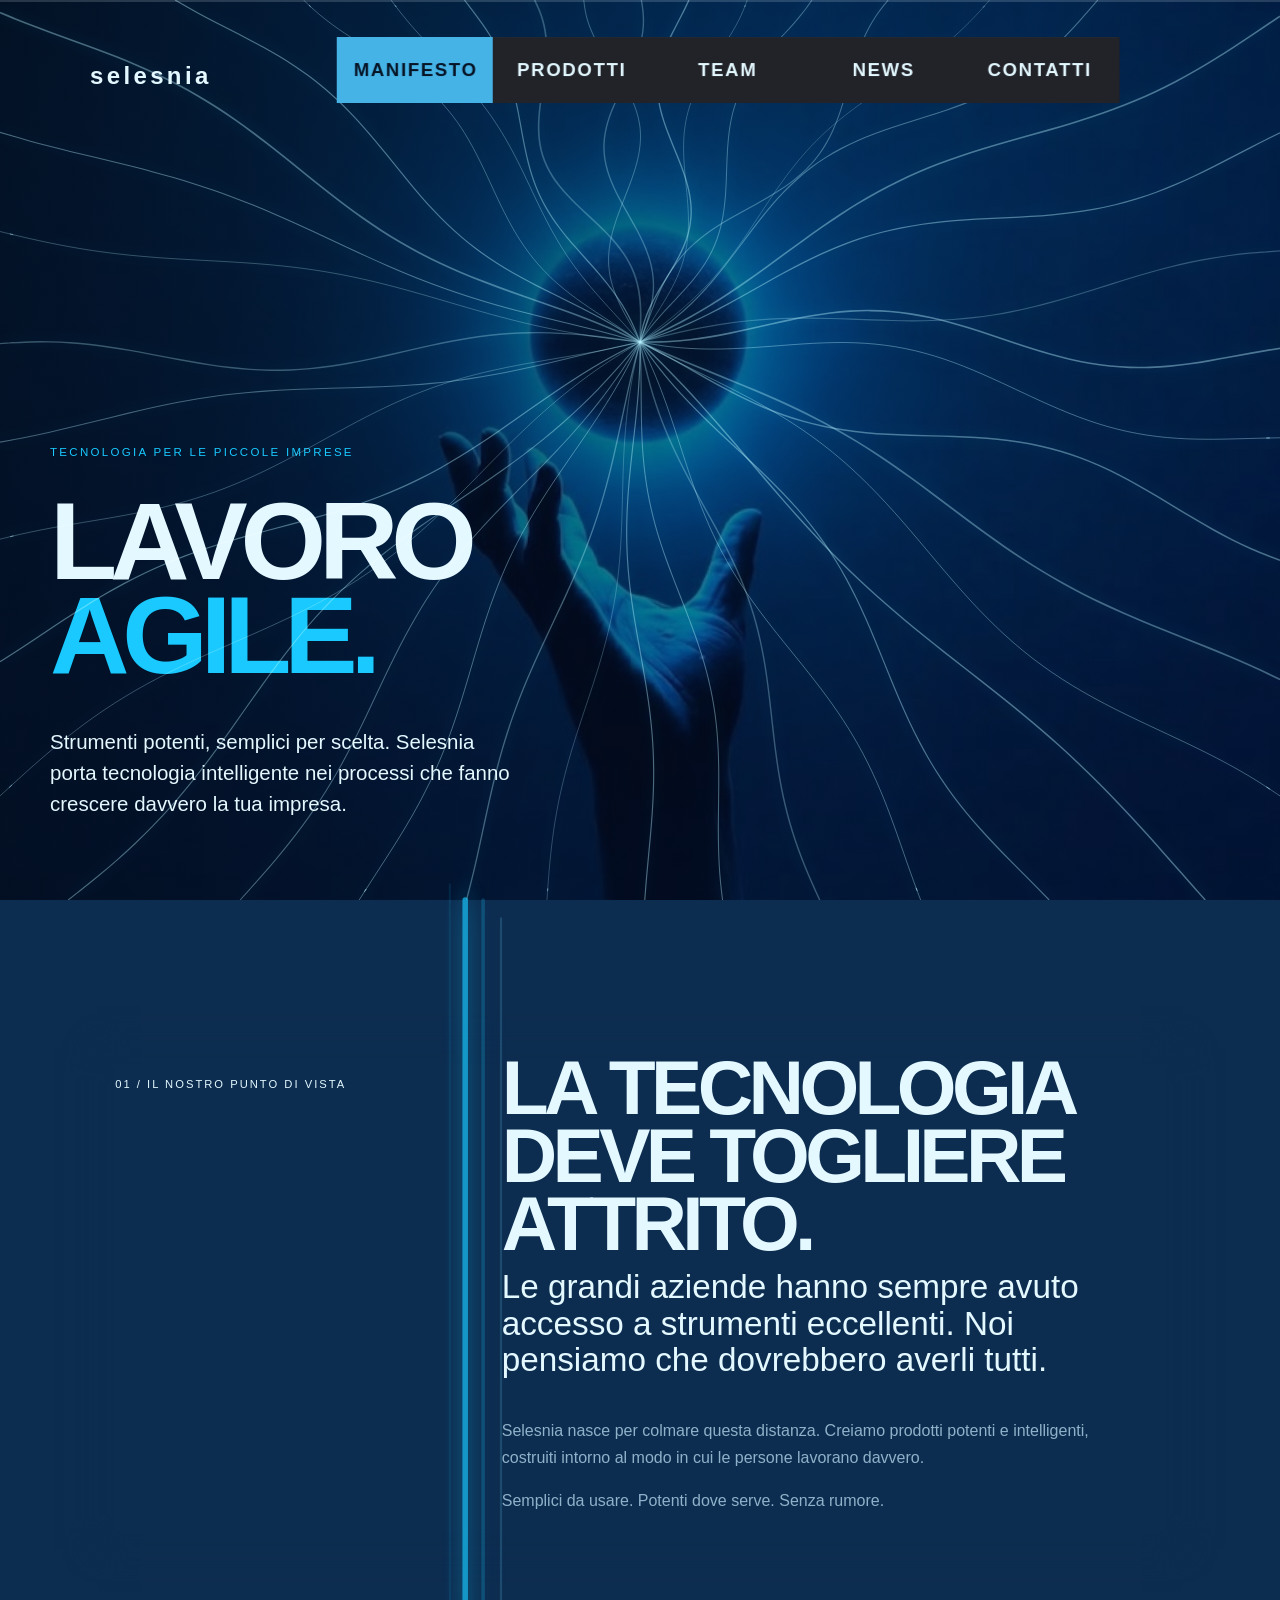
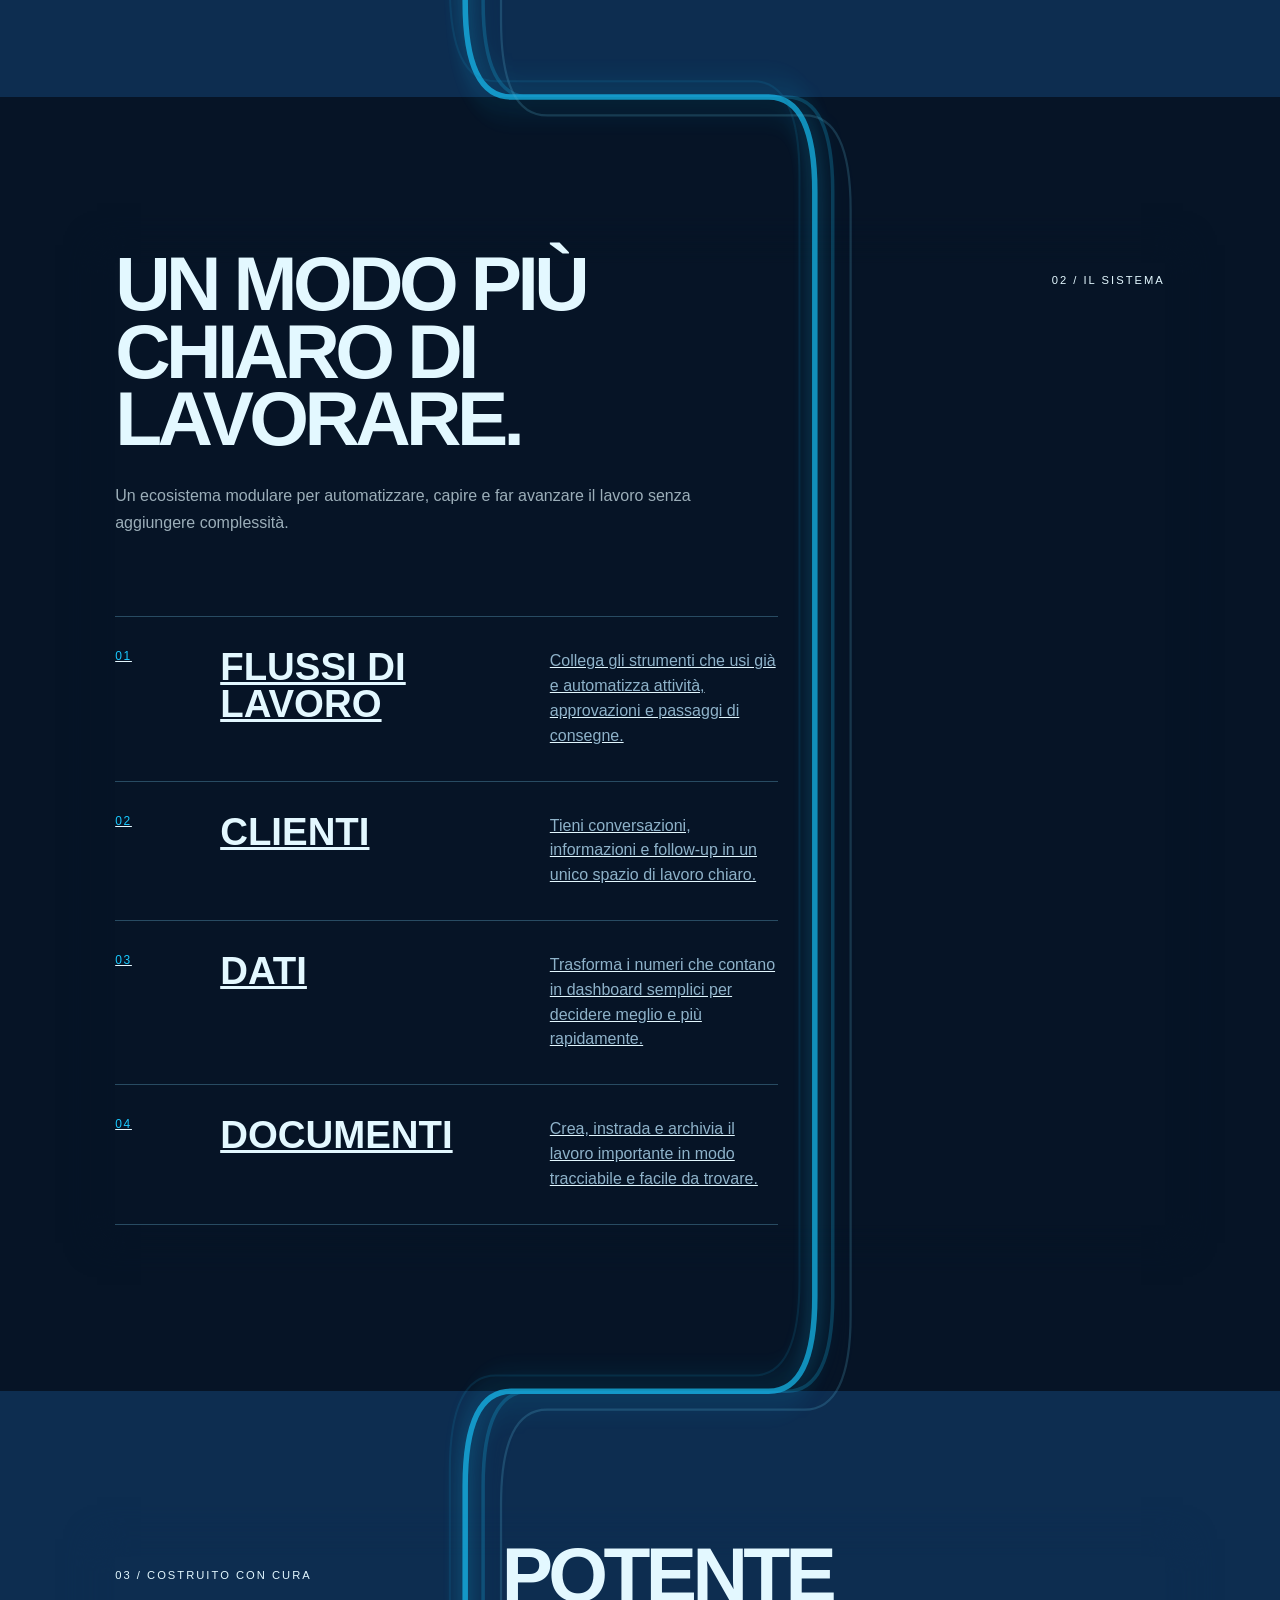
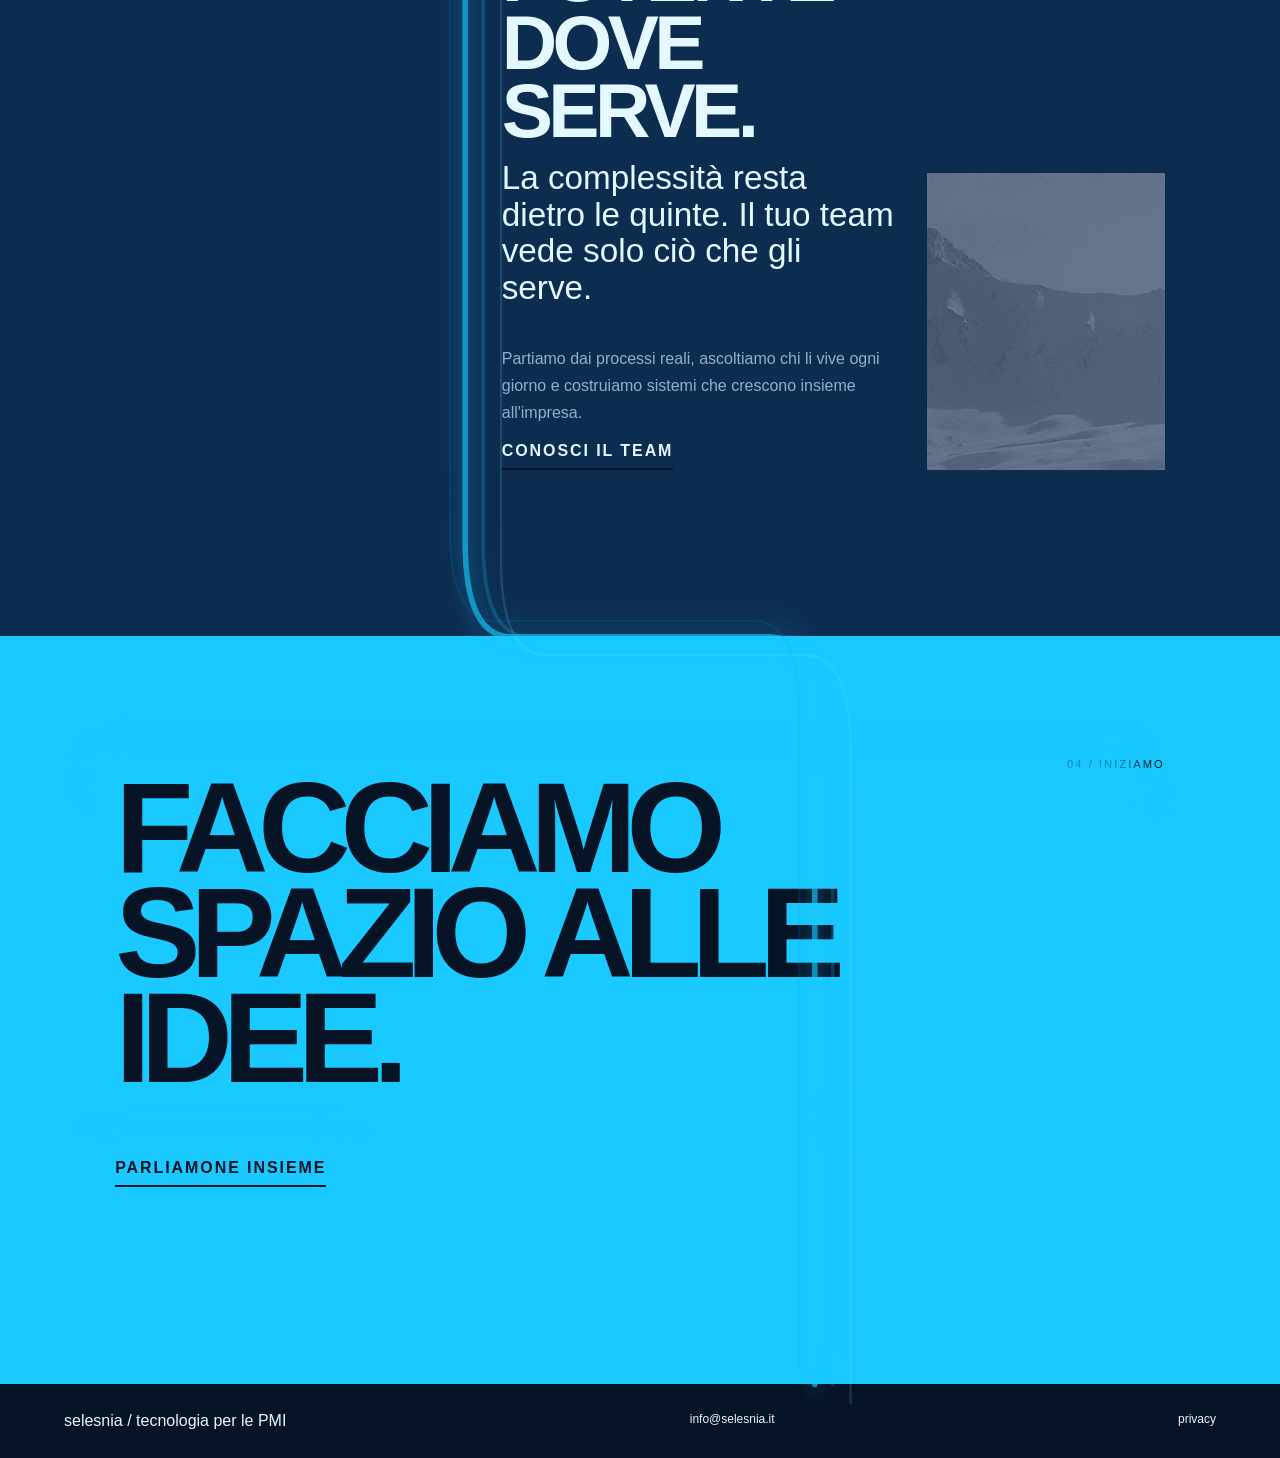
<file: index.html>
<!DOCTYPE html>
<html lang="it">
<head>
  <meta charset="UTF-8">
  <meta name="viewport" content="width=device-width, initial-scale=1.0">
  <meta name="description" content="Selesnia crea tecnologia intelligente per le piccole imprese.">
  <title>selesnia | tecnologia per le piccole imprese</title>
  <link rel="stylesheet" href="assets/css/experience.css?v=4">
</head>
<body class="experience-page">
  <nav class="experience-nav" aria-label="Navigazione principale">
    <div class="experience-nav-shell">
      <div class="experience-nav-left">
        <a class="experience-brand" href="index.html">selesnia</a>
      </div>

      <div class="experience-nav-center">
        <a href="#manifesto" aria-current="page"><span class="cube"><span class="side front">manifesto</span><span class="side top">manifesto</span></span></a>
        <a href="products.html"><span class="cube"><span class="side front">prodotti</span><span class="side top">prodotti</span></span></a>
        <a href="portfolio.html"><span class="cube"><span class="side front">team</span><span class="side top">team</span></span></a>
        <a href="#contact"><span class="cube"><span class="side front">news</span><span class="side top">news</span></span></a>
        <a href="contact.html"><span class="cube"><span class="side front">contatti</span><span class="side top">contatti</span></span></a>
      </div>
    </div>
  </nav>

  <header class="experience-hero" id="top">
    <canvas class="hero-filaments" aria-hidden="true"></canvas>
    <div class="hero-content">
      <p class="eyebrow" data-reveal>tecnologia per le piccole imprese</p>
      <h1 class="hero-title" data-reveal>Lavoro<br><span>agile.</span></h1>
      <p class="hero-copy" data-reveal>Strumenti potenti, semplici per scelta. Selesnia porta tecnologia intelligente nei processi che fanno crescere davvero la tua impresa.</p>
    </div>
  </header>

  <main>
    <div class="flow-pulse" aria-hidden="true">
      <svg viewBox="0 0 1000 1400" preserveAspectRatio="none" role="presentation">
        <path class="flow-pulse__main" d="M80 0 V1400"></path>
        <path class="flow-pulse__secondary" d="M80 0 V1400"></path>
        <path class="flow-pulse__secondary flow-pulse__secondary--echo" d="M80 0 V1400"></path>
        <path class="flow-pulse__secondary flow-pulse__secondary--drift" d="M80 0 V1400"></path>
      </svg>
    </div>
    <section class="experience-section" id="manifesto">
      <div class="section-grid">
        <p class="section-kicker" data-reveal>01 / il nostro punto di vista</p>
        <div>
          <h2 class="section-heading" data-reveal>La tecnologia deve togliere attrito.</h2>
          <p class="section-lead" data-reveal>Le grandi aziende hanno sempre avuto accesso a strumenti eccellenti. Noi pensiamo che dovrebbero averli tutti.</p>
          <div class="section-body" data-reveal><p>Selesnia nasce per colmare questa distanza. Creiamo prodotti potenti e intelligenti, costruiti intorno al modo in cui le persone lavorano davvero.</p><p>Semplici da usare. Potenti dove serve. Senza rumore.</p></div>
        </div>
      </div>
    </section>

    <section class="experience-section dark" id="products">
      <div class="section-grid">
        <p class="section-kicker" data-reveal>02 / il sistema</p>
        <div>
          <h2 class="section-heading" data-reveal>Un modo più chiaro di lavorare.</h2>
          <p class="section-body" data-reveal>Un ecosistema modulare per automatizzare, capire e far avanzare il lavoro senza aggiungere complessità.</p>
          <div class="product-stage" data-stagger>
            <a class="product-row" href="products.html"><span class="product-number">01</span><h3 class="product-name">Flussi di lavoro</h3><p class="product-description">Collega gli strumenti che usi già e automatizza attività, approvazioni e passaggi di consegne.</p></a>
            <a class="product-row" href="products.html"><span class="product-number">02</span><h3 class="product-name">Clienti</h3><p class="product-description">Tieni conversazioni, informazioni e follow-up in un unico spazio di lavoro chiaro.</p></a>
            <a class="product-row" href="products.html"><span class="product-number">03</span><h3 class="product-name">Dati</h3><p class="product-description">Trasforma i numeri che contano in dashboard semplici per decidere meglio e più rapidamente.</p></a>
            <a class="product-row" href="products.html"><span class="product-number">04</span><h3 class="product-name">Documenti</h3><p class="product-description">Crea, instrada e archivia il lavoro importante in modo tracciabile e facile da trovare.</p></a>
          </div>
        </div>
      </div>
    </section>

    <section class="experience-section" id="team">
      <div class="section-grid">
        <p class="section-kicker" data-reveal>03 / costruito con cura</p>
        <div class="proof-layout">
          <div><h2 class="section-heading" data-reveal>Potente dove serve.</h2><p class="section-lead" data-reveal>La complessità resta dietro le quinte. Il tuo team vede solo ciò che gli serve.</p><p class="section-body" data-reveal>Partiamo dai processi reali, ascoltiamo chi li vive ogni giorno e costruiamo sistemi che crescono insieme all'impresa.</p><a class="cta-link" href="portfolio.html">conosci il team</a></div>
          <div class="proof-image" data-reveal aria-label="Dettaglio visivo del lavoro del team"></div>
        </div>
      </div>
    </section>

    <section class="experience-section signal experience-cta" id="contact">
      <p class="section-kicker" data-reveal>04 / iniziamo</p>
      <h2 class="cta-heading" data-reveal>Facciamo spazio alle idee.</h2>
      <a class="cta-link" href="contact.html">parliamone insieme</a>
    </section>
  </main>

  <footer class="experience-footer"><span>selesnia / tecnologia per le PMI</span><a href="mailto:info@selesnia.it">info@selesnia.it</a><a href="https://www.iubenda.com/privacy-policy" target="_blank" rel="noopener">privacy</a></footer>
  <script src="assets/js/motion.js?v=5"></script>
</body>
</html>
</file>
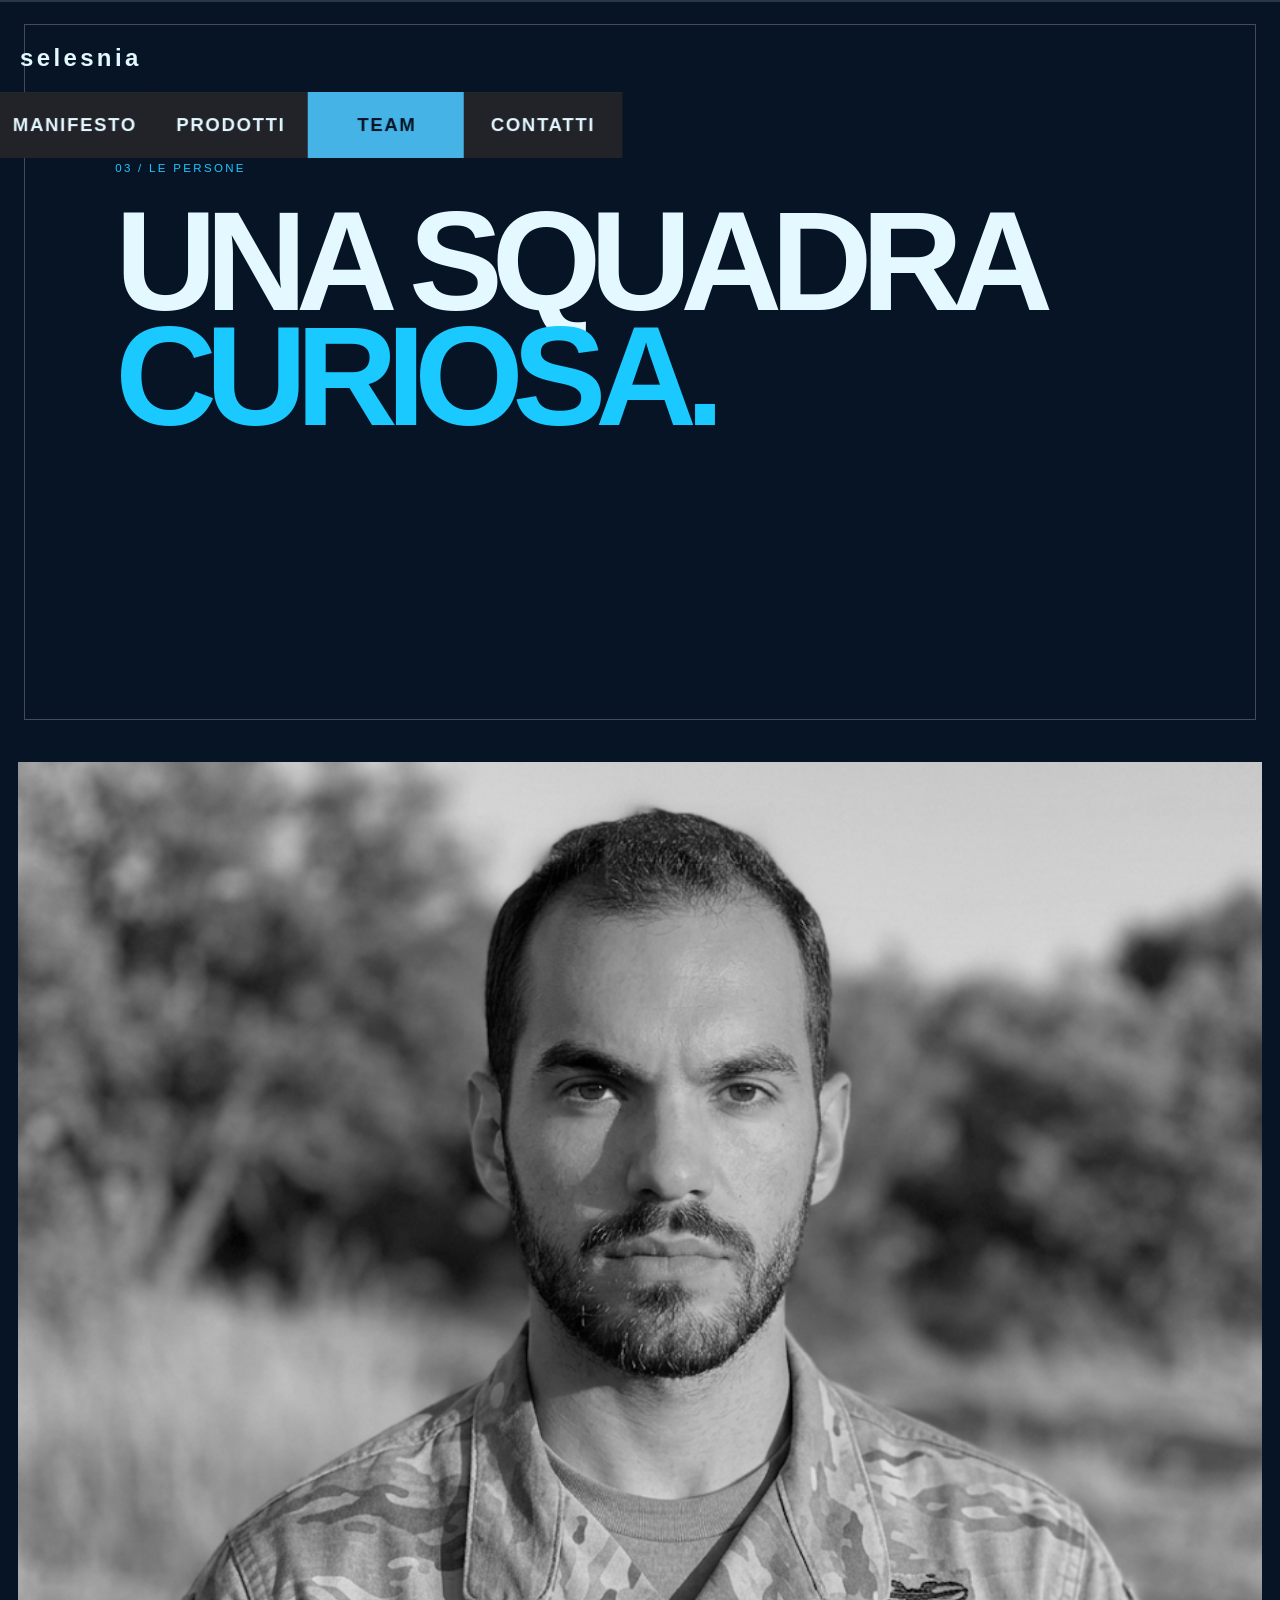
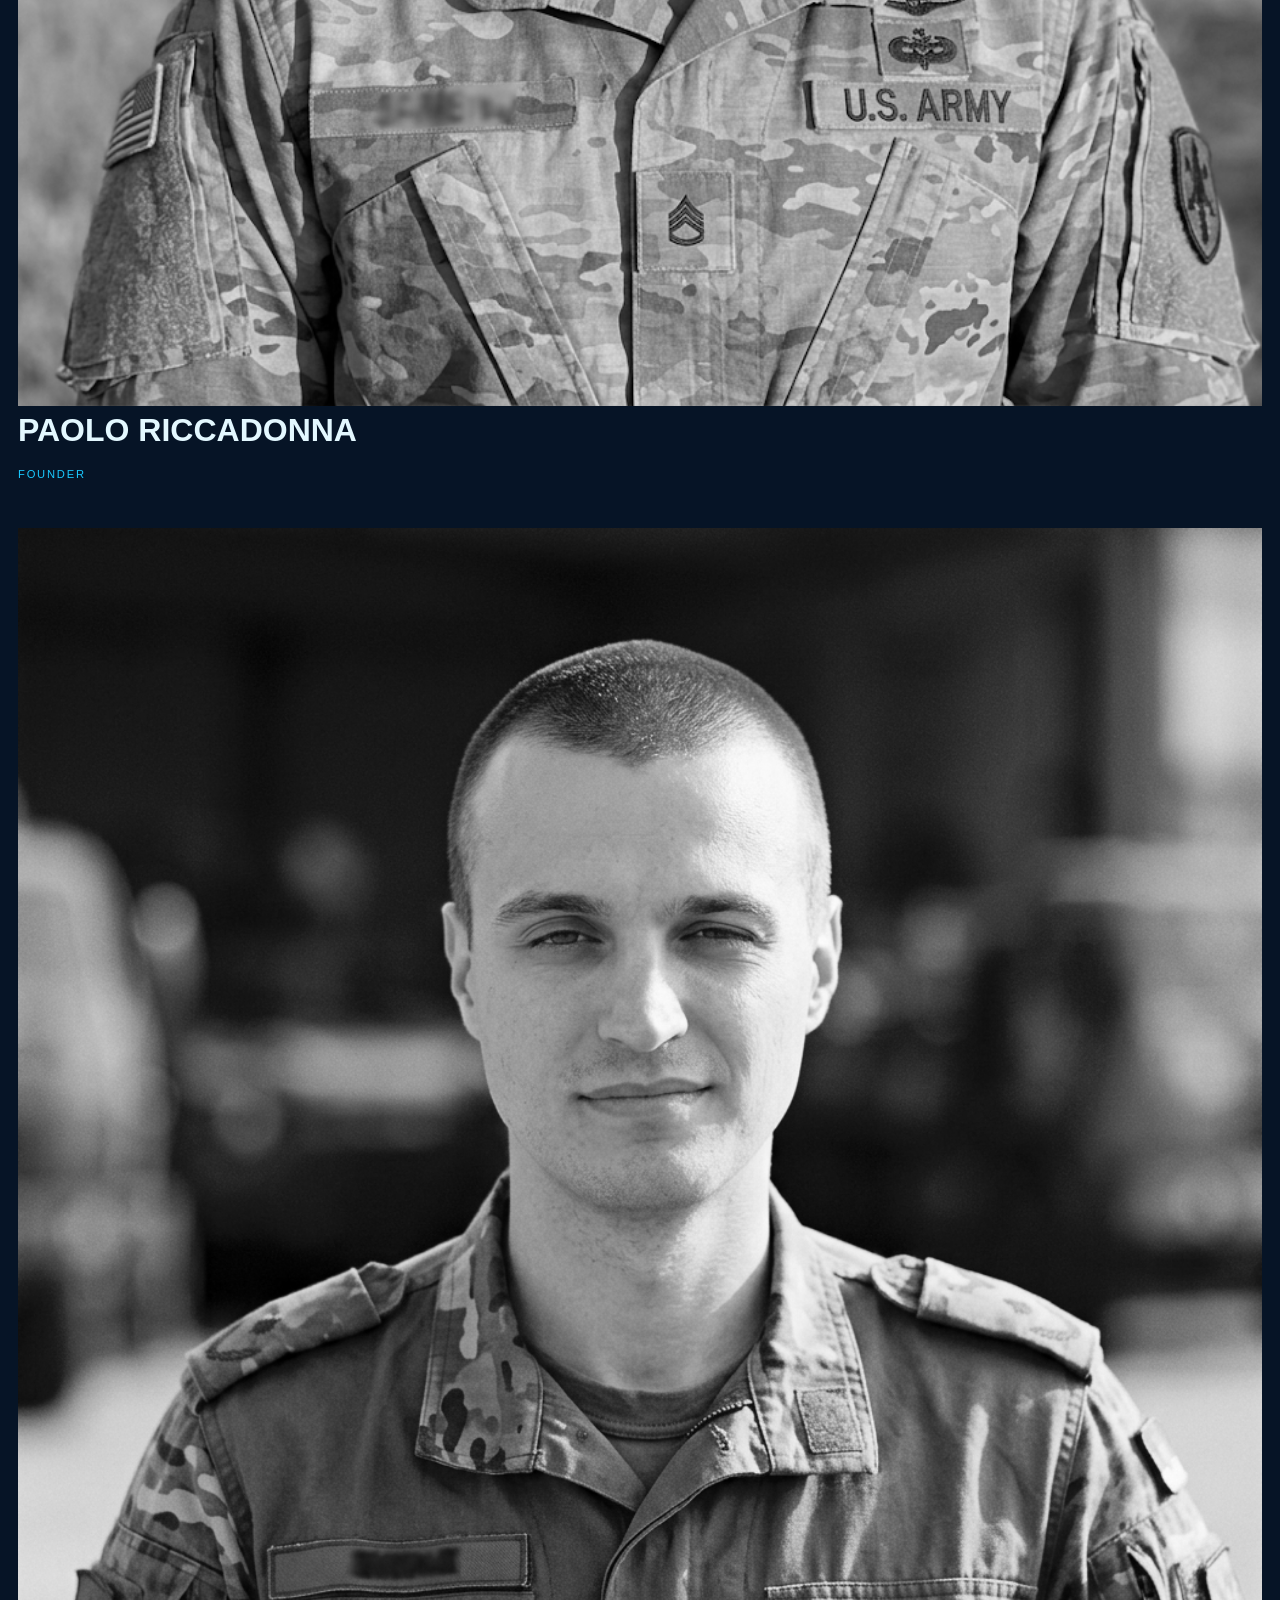
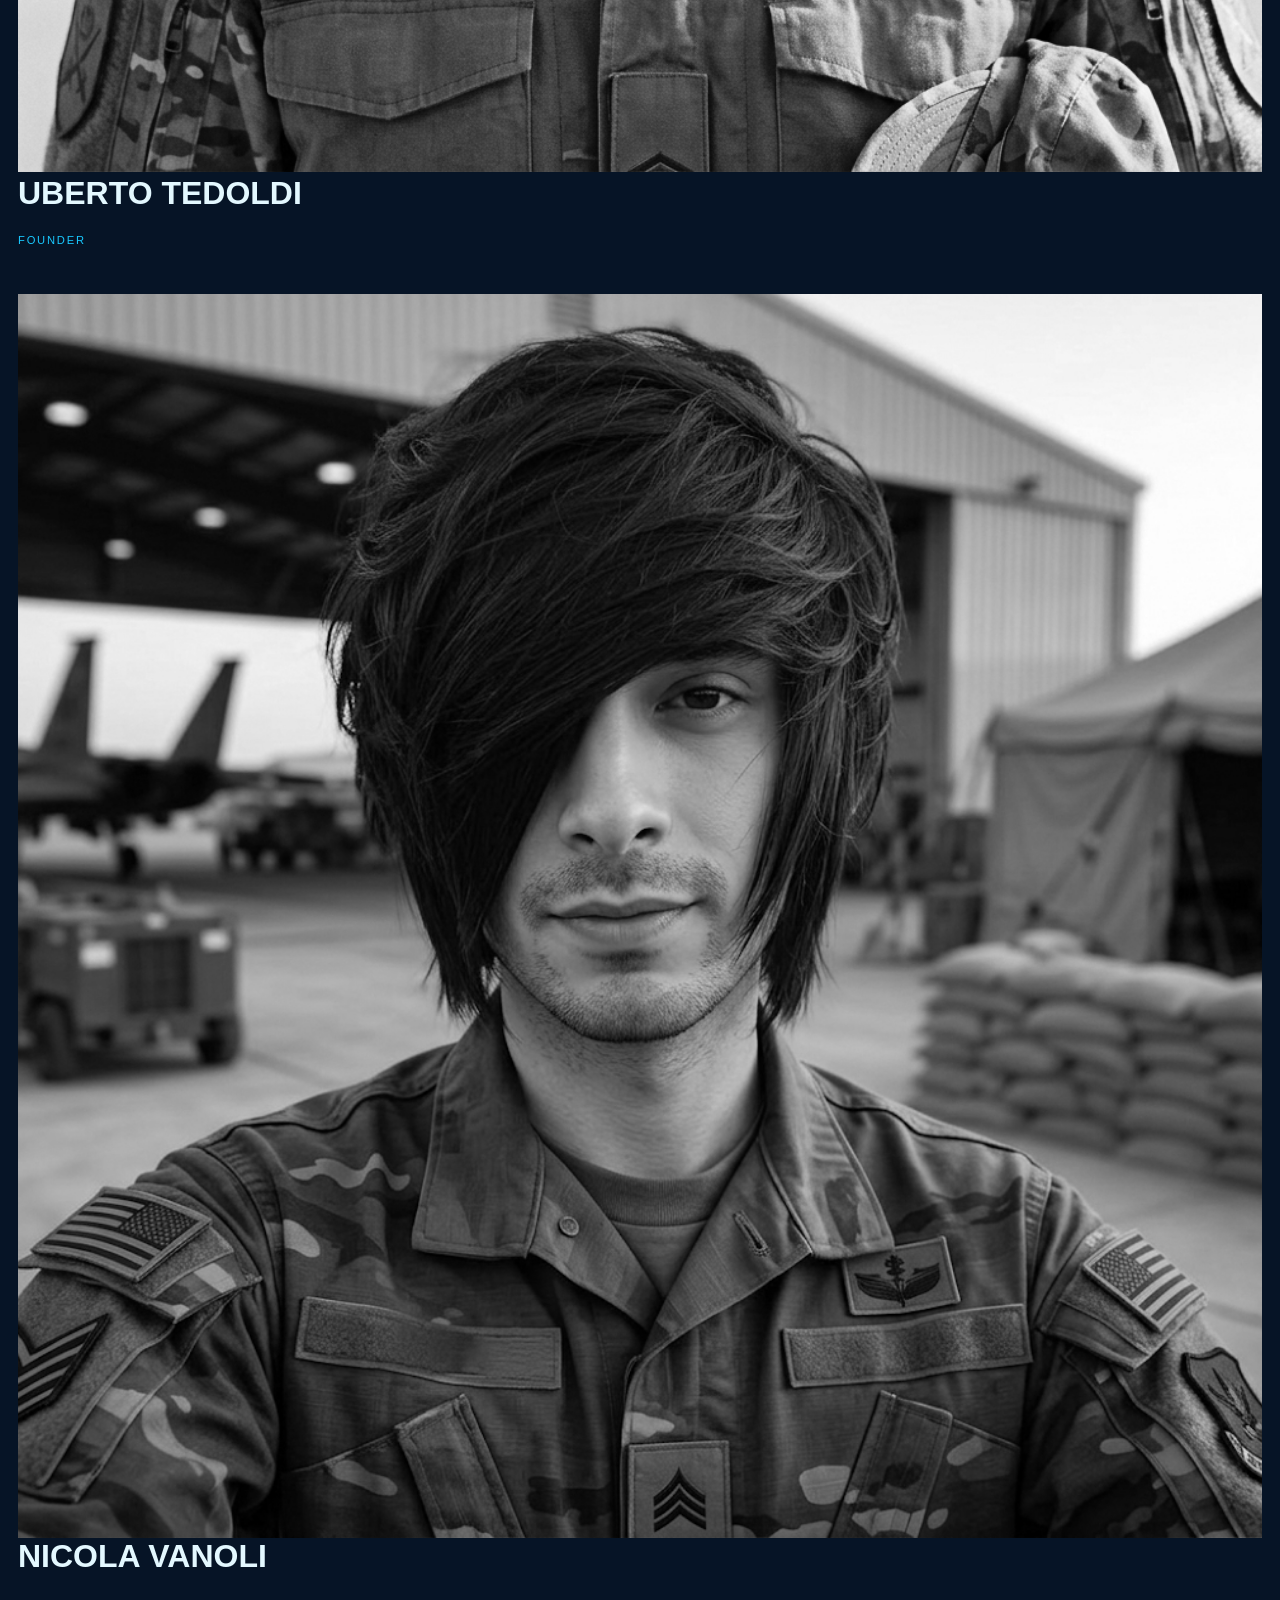
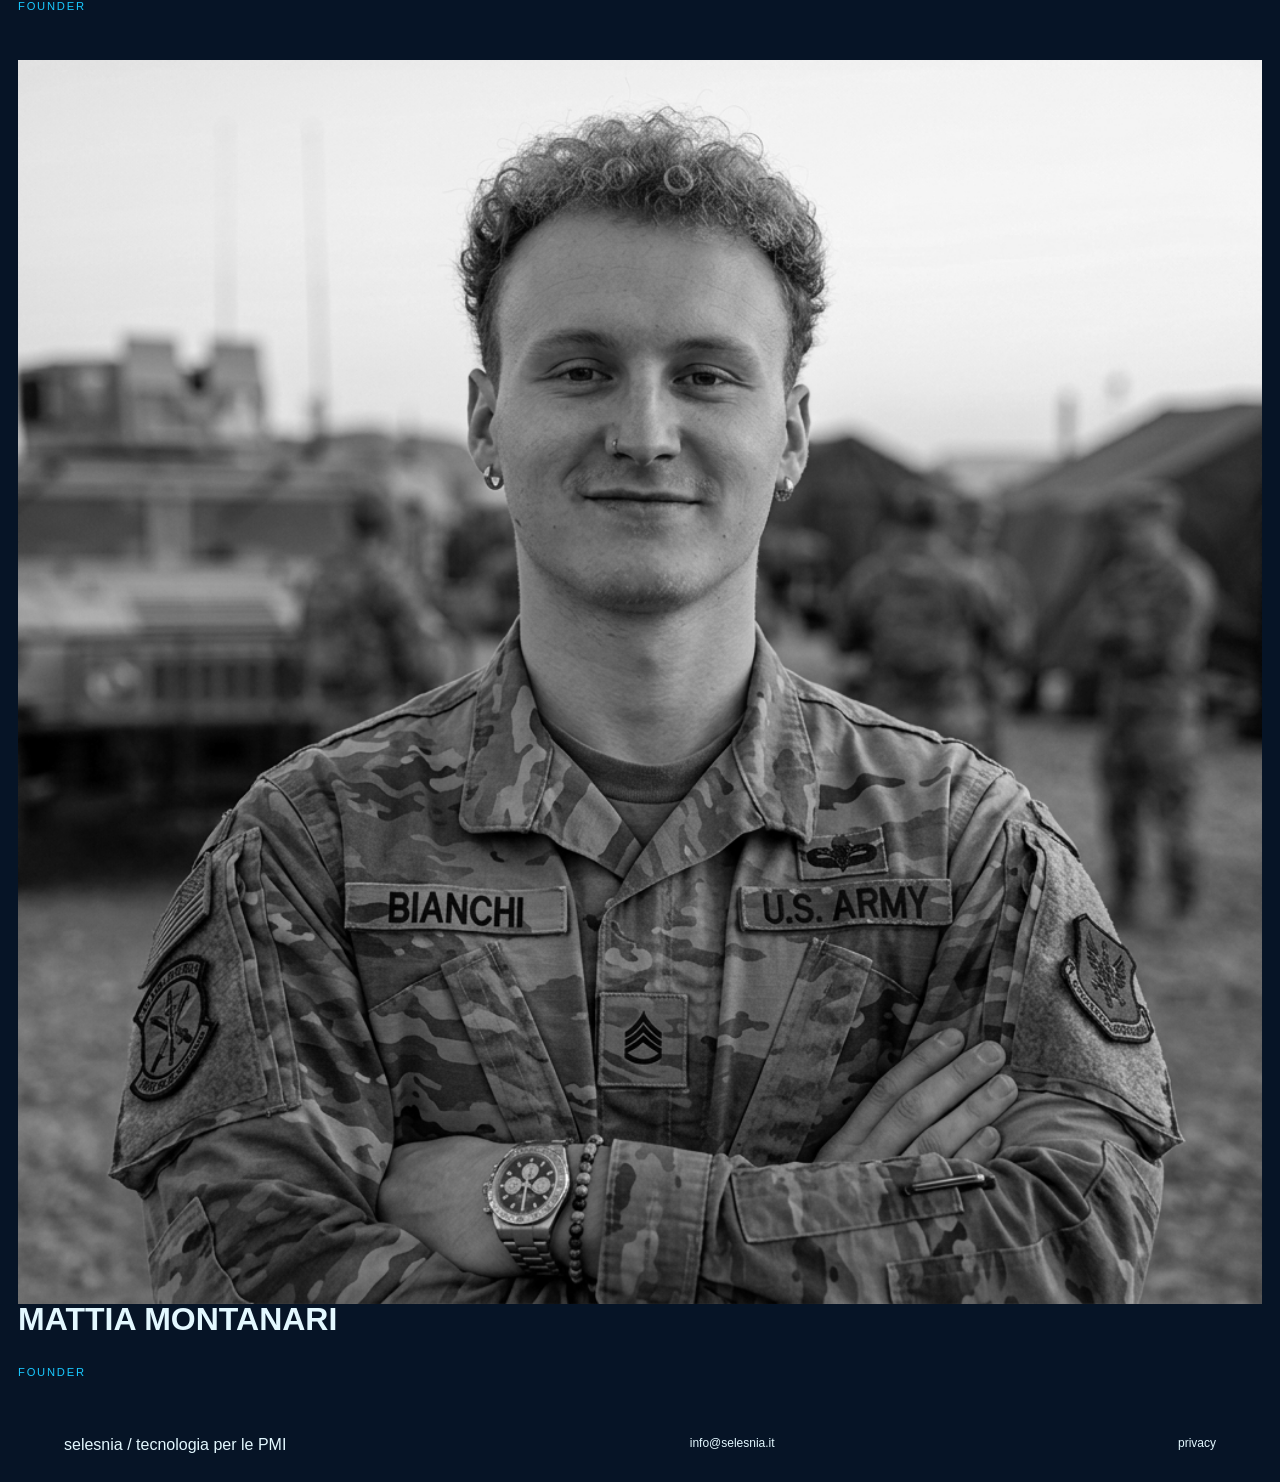
<file: portfolio.html>
<!DOCTYPE html>
<html lang="it">
<head><meta charset="UTF-8"><meta name="viewport" content="width=device-width, initial-scale=1.0"><meta name="description" content="Il team Selesnia costruisce tecnologia accessibile per le piccole imprese."><title>selesnia | team</title><link rel="stylesheet" href="assets/css/experience.css?v=3"></head>
<body class="experience-page">
  <nav class="experience-nav" aria-label="Navigazione principale"><a class="experience-brand" href="index.html">selesnia</a><div class="experience-nav-links"><a href="index.html#manifesto"><span class="cube"><span class="side front">manifesto</span><span class="side top">manifesto</span></span></a><a href="products.html"><span class="cube"><span class="side front">prodotti</span><span class="side top">prodotti</span></span></a><a href="portfolio.html" aria-current="page"><span class="cube"><span class="side front">team</span><span class="side top">team</span></span></a><a href="contact.html"><span class="cube"><span class="side front">contatti</span><span class="side top">contatti</span></span></a></div></nav>
  <header class="page-hero"><p class="eyebrow" data-reveal>03 / le persone</p><h1 data-reveal>Una squadra<br><span>curiosa.</span></h1></header>
    <article class="team-card"><img src="assets/images/paolo.png" alt="Paolo Riccadonna"><h2>Paolo Riccadonna</h2><p>Founder</p></article><article class="team-card"><img src="assets/images/ubi.png" alt="Uberto Tedoldi"><h2>Uberto Tedoldi</h2><p>Founder</p></article><article class="team-card"><img src="assets/images/niko.png" alt="Nicola Vanoli"><h2>Nicola Vanoli</h2><p>Founder</p></article><article class="team-card"><img src="assets/images/machi.png" alt="Mattia Montanari"><h2>Mattia Montanari</h2><p>Founder</p></article>
  </div></div></div></main>
  <footer class="experience-footer"><span>selesnia / tecnologia per le PMI</span><a href="mailto:info@selesnia.it">info@selesnia.it</a><a href="https://www.iubenda.com/privacy-policy" target="_blank" rel="noopener">privacy</a></footer><script src="assets/js/motion.js?v=5"></script>
</body></html>
</file>
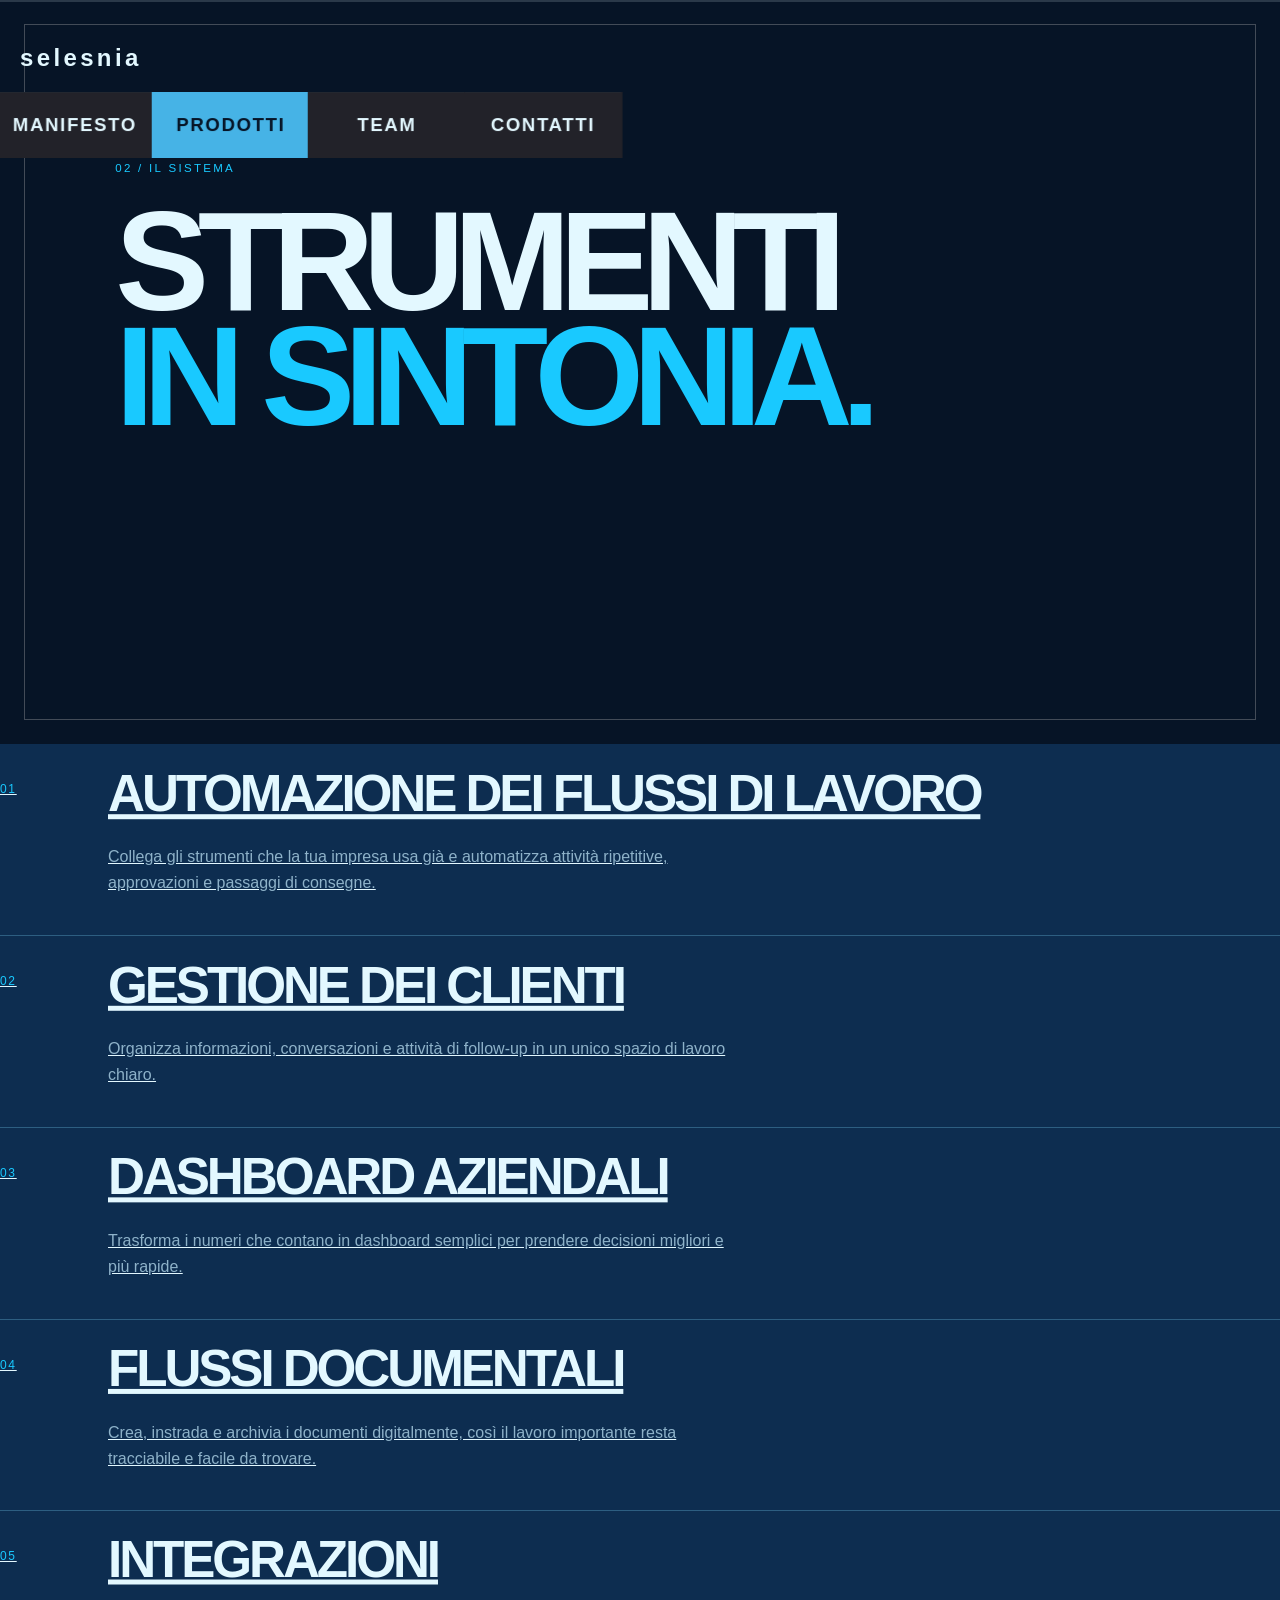
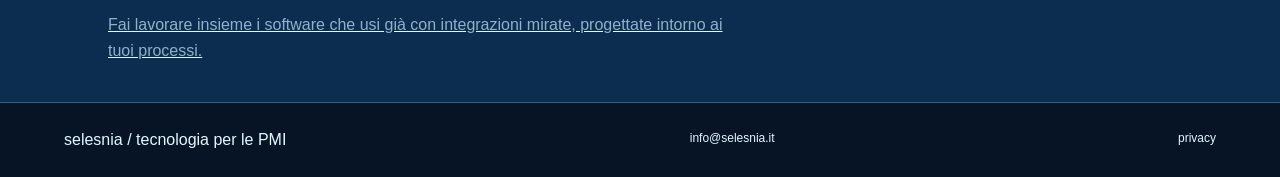
<file: products.html>
<!DOCTYPE html>
<html lang="it">
<head><meta charset="UTF-8"><meta name="viewport" content="width=device-width, initial-scale=1.0"><meta name="description" content="I prodotti Selesnia per rendere più semplici i processi delle piccole imprese."><title>selesnia | prodotti</title><link rel="stylesheet" href="assets/css/experience.css?v=3"></head>
<body class="experience-page">
  <nav class="experience-nav" aria-label="Navigazione principale"><a class="experience-brand" href="index.html">selesnia</a><div class="experience-nav-links"><a href="index.html#manifesto"><span class="cube"><span class="side front">manifesto</span><span class="side top">manifesto</span></span></a><a href="products.html" aria-current="page"><span class="cube"><span class="side front">prodotti</span><span class="side top">prodotti</span></span></a><a href="portfolio.html"><span class="cube"><span class="side front">team</span><span class="side top">team</span></span></a><a href="contact.html"><span class="cube"><span class="side front">contatti</span><span class="side top">contatti</span></span></a></div></nav>
  <header class="page-hero"><p class="eyebrow" data-reveal>02 / il sistema</p><h1 data-reveal>Strumenti<br><span>in sintonia.</span></h1></header>
    <a class="service-row" href="#workflow"><span class="product-number">01</span><div><h2>Automazione dei flussi di lavoro</h2><p>Collega gli strumenti che la tua impresa usa già e automatizza attività ripetitive, approvazioni e passaggi di consegne.</p></div></a>
    <a class="service-row" href="#clienti"><span class="product-number">02</span><div><h2>Gestione dei clienti</h2><p>Organizza informazioni, conversazioni e attività di follow-up in un unico spazio di lavoro chiaro.</p></div></a>
    <a class="service-row" href="#dashboard"><span class="product-number">03</span><div><h2>Dashboard aziendali</h2><p>Trasforma i numeri che contano in dashboard semplici per prendere decisioni migliori e più rapide.</p></div></a>
    <a class="service-row" href="#documenti"><span class="product-number">04</span><div><h2>Flussi documentali</h2><p>Crea, instrada e archivia i documenti digitalmente, così il lavoro importante resta tracciabile e facile da trovare.</p></div></a>
    <a class="service-row" href="#integrazioni"><span class="product-number">05</span><div><h2>Integrazioni</h2><p>Fai lavorare insieme i software che usi già con integrazioni mirate, progettate intorno ai tuoi processi.</p></div></a>
  </div></div></div></main>
  <footer class="experience-footer"><span>selesnia / tecnologia per le PMI</span><a href="mailto:info@selesnia.it">info@selesnia.it</a><a href="https://www.iubenda.com/privacy-policy" target="_blank" rel="noopener">privacy</a></footer><script src="assets/js/motion.js?v=5"></script>
</body></html>
</file>
<file: assets/css/experience.css>
:root {
  --ink: #061426;
  --paper: #e3f8ff;
  --paper-soft: #0d2d50;
  --signal: #19c9ff;
  --signal-dark: #0079b8;
  --line: rgba(129, 218, 255, 0.28);
  --muted: #8eb2c9;
  --display: "Arial Narrow", "Aptos Display", sans-serif;
  --body: "Trebuchet MS", "Segoe UI", sans-serif;
}

html { scroll-behavior: auto; }
body.experience-page {
  margin: 0;
  background: var(--paper-soft);
  color: var(--paper);
  font-family: var(--body);
  overflow-x: hidden;
  position: relative;
}
main { position: relative; }
.scroll-progress {
  background: rgba(227, 248, 255, .16);
  height: 2px;
  inset: 0 0 auto;
  pointer-events: none;
  position: fixed;
  transform: translateZ(0);
  width: 100%;
  z-index: 30;
}
.scroll-progress span {
  background: var(--signal);
  box-shadow: 0 0 8px rgba(25, 201, 255, .65);
  display: block;
  height: 100%;
  transform: scaleX(0);
  transform-origin: left center;
  width: 100%;
}
.flow-pulse {
  height: 100%;
  inset: 0;
  opacity: .72;
  pointer-events: none;
  position: absolute;
  z-index: 2;
}
.hero-filaments {
  filter: drop-shadow(0 0 6px rgba(25, 201, 255, .45));
  height: 100%;
  inset: 0;
  mix-blend-mode: screen;
  pointer-events: none;
  position: absolute;
  width: 100%;
  z-index: 2;
}
.flow-pulse svg { height: 100%; overflow: visible; width: 100%; }
.flow-pulse path { fill: none; vector-effect: non-scaling-stroke; }
.flow-pulse__rail { display: none; }
.flow-pulse__main {
  filter: drop-shadow(0 0 7px rgba(25, 201, 255, .78));
  opacity: .95;
  stroke: var(--signal);
  stroke-linecap: round;
  stroke-width: 5.5;
  transition: opacity .2s ease;
}
.flow-pulse__secondary {
  filter: drop-shadow(0 0 6px rgba(25, 201, 255, .38));
  opacity: .39;
  stroke:rgba(25, 201, 255, .78);
  stroke-linecap: round;
  stroke-width: 3.5;
  transform: translate(14px, 0);
}
.flow-pulse__secondary--echo {
  filter: drop-shadow(0 0 5px rgba(25, 201, 255, .3));
  opacity: .24;
  stroke: #70ddff;
  stroke-width: 2.2;
  transform: translate(28px, 7px);
}
.flow-pulse__secondary--drift {
  filter: drop-shadow(0 0 5px rgba(25, 201, 255, .24));
  opacity: .2;
  stroke: #159acb;
  stroke-width: 2;
  transform: translate(-12px, -6px);
}
.experience-page a { color: inherit; }
.experience-page .legacy-shell { display: none; }

.experience-nav {
  left: 0;
  position: fixed;
  right: 0;
  top: 20px;
  z-index: 20;
  pointer-events: none;
}
.experience-nav-shell {
  align-items: center;
  background: transparent;
  border: 0;
  box-shadow: none;
  color: var(--paper);
  display: flex;
  gap: 12px;
  justify-content: flex-start;
  min-height: 100px;
  padding: 18px 20px 16px;
  width: min(100%, 1180px);
  margin: 0 auto;
  box-sizing: border-box;
  pointer-events: auto;
}
.experience-nav-left,
.experience-nav-center,
.experience-nav-links {
  align-items: center;
  display: flex;
}
.experience-nav-left {
  flex-shrink: 0;
}
.experience-nav-center {
  flex: 1;
  justify-content: center;
  gap: 0;
  min-width: 0;
  padding-left: 8px;
}
.experience-nav-links {
  gap: 0;
  margin-left: auto;
}
.mobile-menu-toggle { display: none; }
.experience-brand {
  border-color: transparent;
  color: var(--paper);
  display: inline-flex;
  align-items: center;
  justify-content: center;
  font: 700 1.5rem/1 var(--body);
  letter-spacing: .14em;
  min-height: 48px;
  padding: 14px 20px 12px;
  text-decoration: none;
  text-transform: lowercase;
  background: transparent;
}
.experience-nav-center a,
.experience-nav-links a {
  border: 0;
  cursor: pointer;
  display: block;
  flex: 0 0 156px;
  height: 72px;
  overflow: visible;
  padding: 0;
  perspective: 600px;
  text-decoration: none;
  width: fit-content;
}
.cube {
  display: block;
  height: 82px;
  width: 150px;
  position: relative;
  transform-style: preserve-3d;
  transition: transform .4s;
}
.experience-nav-center a:hover,
.experience-nav-center a:focus-visible,
.experience-nav-links a:hover,
.experience-nav-links a:focus-visible {
  color: var(--paper);
}
.experience-nav-center a:hover .cube,
.experience-nav-center a:focus-visible .cube,
.experience-nav-links a:hover .cube,
.experience-nav-links a:focus-visible .cube {
  transform: rotateX(-90deg);
}
.side {
  align-items: center;
  display: flex;
  font-size: 1.1rem;
  font-weight: 700;
  height: 62px;
  justify-content: center;
  letter-spacing: .09em;
  position: absolute;
  text-transform: uppercase;
  white-space: nowrap;
  width: 100%;
}
.top {
  background: #46b3e6;
  color: var(--ink);
  transform: rotateX(90deg) translateZ(31px);
}
.front {
  background: #222229;
  color: var(--paper);
  transform: translateZ(31px);
}
.experience-nav-center a[aria-current="page"] .front,
.experience-nav-links a[aria-current="page"] .front {
  background: #46b3e6;
  color: var(--ink);
}
.experience-nav-center a[aria-current="page"] .top,
.experience-nav-links a[aria-current="page"] .top {
  background: #46b3e6;
}
@media (max-width: 700px) {
  .flow-pulse { display: none; }
  .experience-nav-shell { position: relative; }
  .mobile-menu-toggle {
    align-items: center;
    background: rgba(176, 235, 255, .45);
    border: 1px solid rgba(176, 235, 255, .45);
    color: var(--paper);
    cursor: pointer;
    display: flex;
    flex-direction: column;
    gap: 4px;
    justify-content: center;
    min-height: 50px;
    padding: 9px 11px 7px;
    position: absolute;
    right: 10px;
    top: 8px;
    width: 58px;
    z-index: 22;
    pointer-events: auto;
  }
  .mobile-menu-toggle span { background: var(--signal); display: block; height: 2px; transition: transform .25s ease, opacity .25s ease; width: 25px; }
  .mobile-menu-toggle b { font: 700 .58rem/1 var(--body); letter-spacing: .1em; margin-top: 3px; text-transform: uppercase; }
  .experience-nav.is-menu-open .mobile-menu-toggle span:first-child { transform: translateY(5px) rotate(45deg); }
  .experience-nav.is-menu-open .mobile-menu-toggle span:nth-child(2) { opacity: 0; }
  .experience-nav.is-menu-open .mobile-menu-toggle span:nth-child(3) { transform: translateY(-5px) rotate(-45deg); }
  .experience-nav-center,
  .experience-nav-links { display: none; }
  .experience-nav.is-menu-open .experience-nav-center,
  .experience-nav.is-menu-open .experience-nav-links {
    align-items: stretch;
    background: rgba(6, 20, 38, .97);
    border: 1px solid rgba(176, 235, 255, .32);
    display: flex;
    flex-direction: column;
    gap: 8px;
    left: 8px;
    padding: 16px;
    position: fixed;
    right: 8px;
    top: 78px;
    z-index: 21;
  }
  .experience-nav.is-menu-open .experience-nav-center a,
  .experience-nav.is-menu-open .experience-nav-links a {
    flex: 0 0 58px;
    height: 58px;
    width: 100%;
  }
  .experience-nav.is-menu-open .cube { height: 58px; width: 100%; }
  .experience-nav.is-menu-open .side { font-size: 1.25rem; height: 58px; justify-content: flex-start; padding-left: 22px; width: calc(100% - 22px); }
  .experience-nav.is-menu-open .top { transform: rotateX(90deg) translateZ(29px); }
  .experience-nav.is-menu-open .front { transform: translateZ(29px); }
  .experience-nav-shell {
    gap: 8px;
    padding: 8px 10px;
  }
  .experience-nav-center,
  .experience-nav-links {
    gap: 0;
  }
  .experience-nav-center::-webkit-scrollbar { display: none; }
  .experience-nav-center a,
  .experience-nav-links a {
    white-space: nowrap;
    font-size: .56rem;
    letter-spacing: .05em;
    padding: 0;
  }
  .experience-brand {
    letter-spacing: .1em;
    padding: 8px 10px 6px;
    font-size: .8rem;
  }
}

.experience-hero {
  background: linear-gradient(110deg, rgba(3, 15, 31, .86), rgba(3, 35, 75, .22)), url('../images/header.png') center / cover;
  color: var(--paper);
  min-height: 100svh;
  overflow: hidden;
  position: relative;
  z-index: 1;
}
.hero-content, .experience-section > *, .page-hero > * { position: relative; z-index: 3; }
.experience-section > *, .page-content > *:not(.flow-pulse) {
  background: var(--paper-soft);
  box-shadow: 0 0 28px 18px var(--paper-soft);
}
.experience-section.dark > *, .page-content.dark > *:not(.flow-pulse) {
  background: var(--ink);
  box-shadow: 0 0 28px 18px var(--ink);
}
.experience-section.signal > *, .page-content.signal > *:not(.flow-pulse) {
  background: var(--signal);
  box-shadow: 0 0 28px 18px var(--signal);
}
.hero-content {
  display: flex;
  flex-direction: column;
  justify-content: flex-end;
  min-height: 80svh;
  padding: 120px clamp(22px, 9vw, 50px) 50px;
  position: relative;
  z-index: 1;
}
.eyebrow { color: var(--signal); font-size: .72rem; letter-spacing: .2em; text-transform: uppercase; }
.hero-title {
  font: 700 clamp(3.2rem, 8.6vw, 9.5rem)/.86 var(--display);
  letter-spacing: -.065em;
  margin: 24px 0;
  max-width: 980px;
  text-transform: uppercase;
}
.hero-title span { color: var(--signal); display: block; }
.hero-copy { font-size: clamp(1rem, 1.6vw, 1.35rem); line-height: 1.5; max-width: 470px; }

.experience-section { background: var(--paper-soft); color: var(--paper); padding: clamp(90px, 13vw, 190px) clamp(22px, 9vw, 150px); position: relative; z-index: 1; }
.experience-section.dark { background: var(--ink); color: var(--paper); }
.experience-section.signal { background: var(--signal); color: var(--ink); }
.section-grid { display: grid; gap: 8vw; grid-template-columns: minmax(180px, .6fr) minmax(0, 1.4fr); }
.section-kicker { font-size: .7rem; letter-spacing: .18em; text-transform: uppercase; }
#products .section-grid { grid-template-columns: minmax(0, 1.4fr) minmax(180px, .6fr); }
#products .section-kicker { grid-column: 2; grid-row: 1; text-align: right; }
#products .section-grid > div { grid-column: 1; grid-row: 1; }
#contact .section-kicker { text-align: right; }
.section-heading { font: 700 clamp(2.7rem, 6vw, 7rem)/.88 var(--display); letter-spacing: -.06em; margin: 0; text-transform: uppercase; }
.section-lead { font-size: clamp(1.3rem, 2.6vw, 2.6rem); line-height: 1.1; margin: 0 0 38px; max-width: 720px; }
.section-body { color: var(--muted); font-size: 1rem; line-height: 1.7; max-width: 620px; }
.dark .section-body { color: rgba(227, 248, 255, .68); }

.product-stage { border-top: 1px solid var(--line); margin-top: 80px; }
.product-row { align-items: start; border-bottom: 1px solid var(--line); display: grid; gap: 25px; grid-template-columns: 80px 1fr minmax(220px, .75fr); padding: 32px 0; }
.product-number { color: var(--signal); font-size: .75rem; letter-spacing: .14em; }
.product-name { font: 700 clamp(1.7rem, 3vw, 3.4rem)/.95 var(--display); margin: 0; text-transform: uppercase; }
.product-description { color: var(--muted); line-height: 1.55; margin: 0; }
@media (hover: hover) and (pointer: fine) {
  .product-row:hover .product-name { color: var(--signal); }
}

.proof-layout { align-items: end; display: grid; gap: 30px; grid-template-columns: 1.25fr .75fr; }
.proof-image { aspect-ratio: 4 / 5; background: url('../images/about.png') center / cover; filter: saturate(.7); max-height: 660px; width: 100%; }
.stat-list { border-top: 1px solid var(--line); }
.stat { border-bottom: 1px solid var(--line); padding: 22px 0; }
.stat strong { display: block; font: 700 clamp(2.8rem, 5vw, 5rem) var(--display); letter-spacing: -.06em; }
.stat span { font-size: .72rem; letter-spacing: .12em; text-transform: uppercase; }

.experience-cta { min-height: 62vh; padding-bottom: 80px; padding-top: 110px; }
.cta-heading { font: 700 clamp(3.4rem, 10vw, 11rem)/.82 var(--display); letter-spacing: -.08em; margin: 24px 0 50px; max-width: 1000px; text-transform: uppercase; }
.cta-link { border-bottom: 2px solid var(--ink); display: inline-block; font-weight: 700; letter-spacing: .12em; padding-bottom: 8px; text-decoration: none; text-transform: uppercase; }
.experience-footer { background: var(--ink); color: var(--paper); display: flex; flex-wrap: wrap; gap: 20px 50px; justify-content: space-between; padding: 28px clamp(22px, 5vw, 76px); position: relative; z-index: 1; }
.experience-footer a { color: inherit; font-size: .75rem; text-decoration: none; }

.page-hero { background: var(--ink); color: var(--paper); min-height: 56svh; padding: 150px clamp(22px, 9vw, 150px) 90px; position: relative; z-index: 1; }
.page-hero::after { border: 1px solid rgba(244, 240, 232, .25); content: ""; inset: 24px; pointer-events: none; position: absolute; }
.page-hero h1 { font: 700 clamp(4rem, 11vw, 12rem)/.82 var(--display); letter-spacing: -.08em; margin: 30px 0 0; max-width: 1000px; position: relative; text-transform: uppercase; z-index: 1; }
.page-hero h1 span { color: var(--signal); }
.page-content { padding-bottom: 130px; padding-top: 110px; }
.page-content .product-stage { margin-top: 0; }
.service-row { align-items: start; border-bottom: 1px solid var(--line); display: grid; gap: 28px; grid-template-columns: 80px 1fr; padding: 38px 0; }
.service-row h2 { font: 700 clamp(2rem, 4vw, 4.5rem)/.9 var(--display); letter-spacing: -.06em; margin: 0 0 16px; text-transform: uppercase; }
.service-row p { color: var(--muted); line-height: 1.65; margin: 0; max-width: 620px; }
.team-grid { display: grid; gap: 1px; grid-template-columns: repeat(2, 1fr); }
.team-card { background: var(--ink); color: var(--paper); padding: 18px; }
.team-card img { aspect-ratio: 1 / 1; display: block; filter: grayscale(1); object-fit: cover; width: 100%; }
.team-card h2 { font: 700 clamp(1.4rem, 2.5vw, 2.7rem) var(--display); margin: 20px 0 5px; text-transform: uppercase; }
.team-card p { color: var(--signal); font-size: .7rem; letter-spacing: .16em; margin: 0 0 12px; text-transform: uppercase; }
.contact-layout { display: grid; gap: 10vw; grid-template-columns: .8fr 1.2fr; }
.contact-details { border-top: 1px solid var(--line); }
.contact-detail { border-bottom: 1px solid var(--line); padding: 22px 0; }
.contact-detail span { color: var(--muted); display: block; font-size: .68rem; letter-spacing: .16em; margin-bottom: 8px; text-transform: uppercase; }
.contact-detail a { font-size: 1.3rem; text-decoration: none; }
.contact-form { border-top: 1px solid var(--line); }
.contact-form label { display: block; font-size: .68rem; letter-spacing: .16em; margin-top: 25px; text-transform: uppercase; }
.contact-form input, .contact-form textarea { background: transparent; border: 0; border-bottom: 1px solid var(--line); border-radius: 0; box-sizing: border-box; color: var(--paper); font: 1.15rem var(--body); outline: 0; padding: 14px 0; width: 100%; }
.contact-form textarea { min-height: 150px; resize: vertical; }
.contact-form input:focus, .contact-form textarea:focus { border-bottom-color: var(--signal); }
.contact-form button { background: var(--signal); border: 0; color: var(--ink); cursor: pointer; font: 700 .75rem var(--body); letter-spacing: .14em; margin-top: 35px; padding: 18px 24px; text-transform: uppercase; }
.contact-form button:hover, .contact-form button:focus-visible { background: var(--signal-dark); }

[data-reveal] { opacity: 0; transform: translateY(45px); }
[data-reveal].is-visible { opacity: 1; transform: none; transition: opacity .85s ease, transform .85s cubic-bezier(.22, .61, .36, 1); }
[data-reveal].is-visible.scroll-title { transition: opacity .85s ease, transform .12s linear; }
[data-stagger] > * { opacity: 0; transform: translateY(25px); }
[data-stagger].is-visible > * { opacity: 1; transform: none; transition: opacity .6s ease, transform .6s ease; }
[data-stagger].is-visible > .scroll-title { transition: opacity .6s ease, transform .12s linear; }
[data-stagger].is-visible > *:nth-child(2) { transition-delay: .08s; }
[data-stagger].is-visible > *:nth-child(3) { transition-delay: .16s; }
[data-stagger].is-visible > *:nth-child(4) { transition-delay: .24s; }

@media (max-width: 700px) {
  .experience-nav-links { gap: 12px; }
  .experience-nav-links a { font-size: .62rem; }
  .hero-content { padding-left: 28px; padding-right: 28px; }
  .section-grid, .proof-layout { grid-template-columns: 1fr; }
  #products .section-grid { grid-template-columns: 1fr; }
  #products .section-kicker, #products .section-grid > div { grid-column: auto; grid-row: auto; text-align: left; }
  #contact .section-kicker { text-align: left; }
  .product-row { grid-template-columns: 42px 1fr; }
  .product-description { grid-column: 2; }
  .experience-section { padding-left: 28px; padding-right: 28px; }
  .page-hero { padding-left: 28px; padding-right: 28px; }
  .page-hero::after { inset: 12px; }
  .service-row { grid-template-columns: 42px 1fr; }
  .team-grid, .contact-layout { grid-template-columns: 1fr; }
}
@media (prefers-reduced-motion: reduce) {
  *, *::before, *::after { scroll-behavior: auto !important; transition-duration: .01ms !important; }
  [data-reveal], [data-stagger] > * { opacity: 1; transform: none; }
  .experience-nav.is-scrolled { transition: none; }
  .flow-pulse { display: none; }
}
</file>
